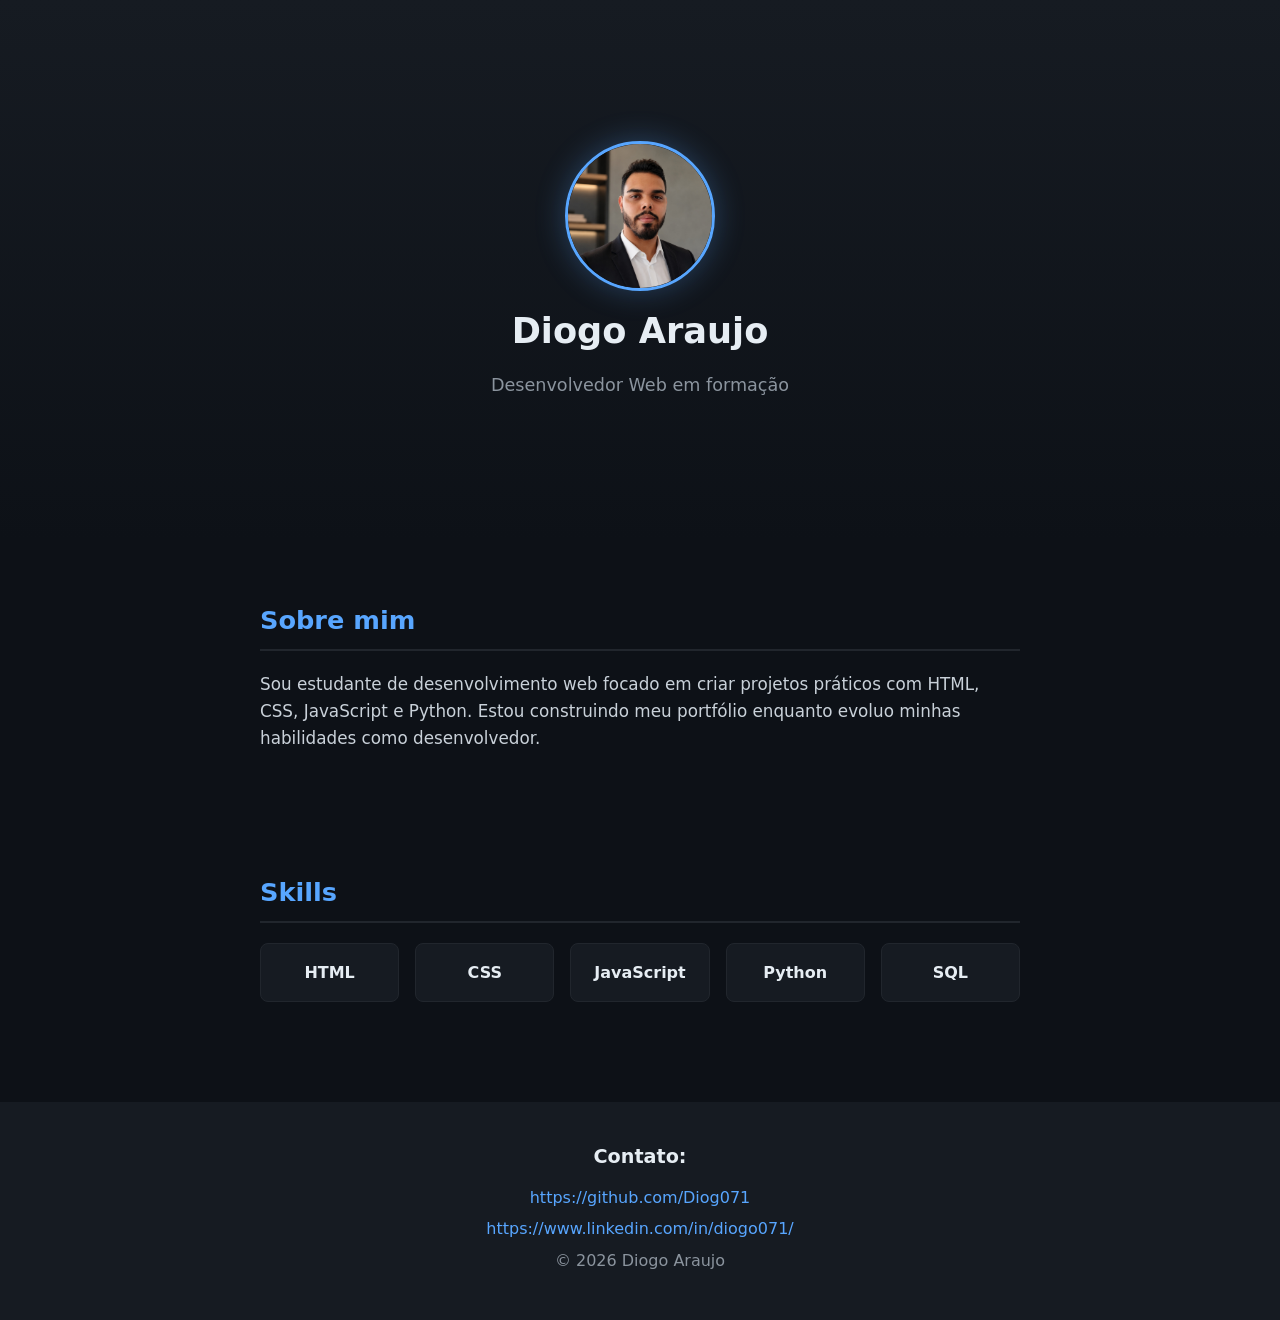
<file: Plano-Estudo/semana-01-html-css/index.html>
<!DOCTYPE html>
<html lang="pt-br">
    <head>
        <meta charset="UTF-8">
        <meta name="viewport" content="width=device-width, initial-scale=1.0">
        <title>Sobre Mim</title>
        <link rel="stylesheet" href="style.css">
    </head>

    <body>
        <header class="hero">
            <div class="hero-content">
                <img src="foto.png" alt="Diogo Araujo" class="profile-pic">
                <h1>Diogo Araujo</h1>
                <p>Desenvolvedor Web em formação</p>
            </div>
        </header>
        
        <section class="about">
            <h2>Sobre mim</h2>
            <p>
                Sou estudante de desenvolvimento web focado em criar projetos práticos
                com HTML, CSS, JavaScript e Python. Estou construindo meu portfólio
                enquanto evoluo minhas habilidades como desenvolvedor.
            </p>
        </section>
        <section class="skills">
            <h2>Skills</h2>
            <div class="grid">
                <div>HTML</div>
                <div>CSS</div>
                <div>JavaScript</div>
                <div>Python</div>
                <div>SQL</div>
            </div>
        </section>

        <footer>
            <h2>Contato:</h2>
            <p>
                <a href="https://github.com/Diog071" target="_blank">
                    https://github.com/Diog071
                </a>
            </p>
            <p>
                <a href="https://www.linkedin.com/in/diogo071/" target="_blank">
                    https://www.linkedin.com/in/diogo071/
                </a>
            </p>
            <p>&copy; 2026 Diogo Araujo</p>
        </footer>
    </body>
</html>
</file>
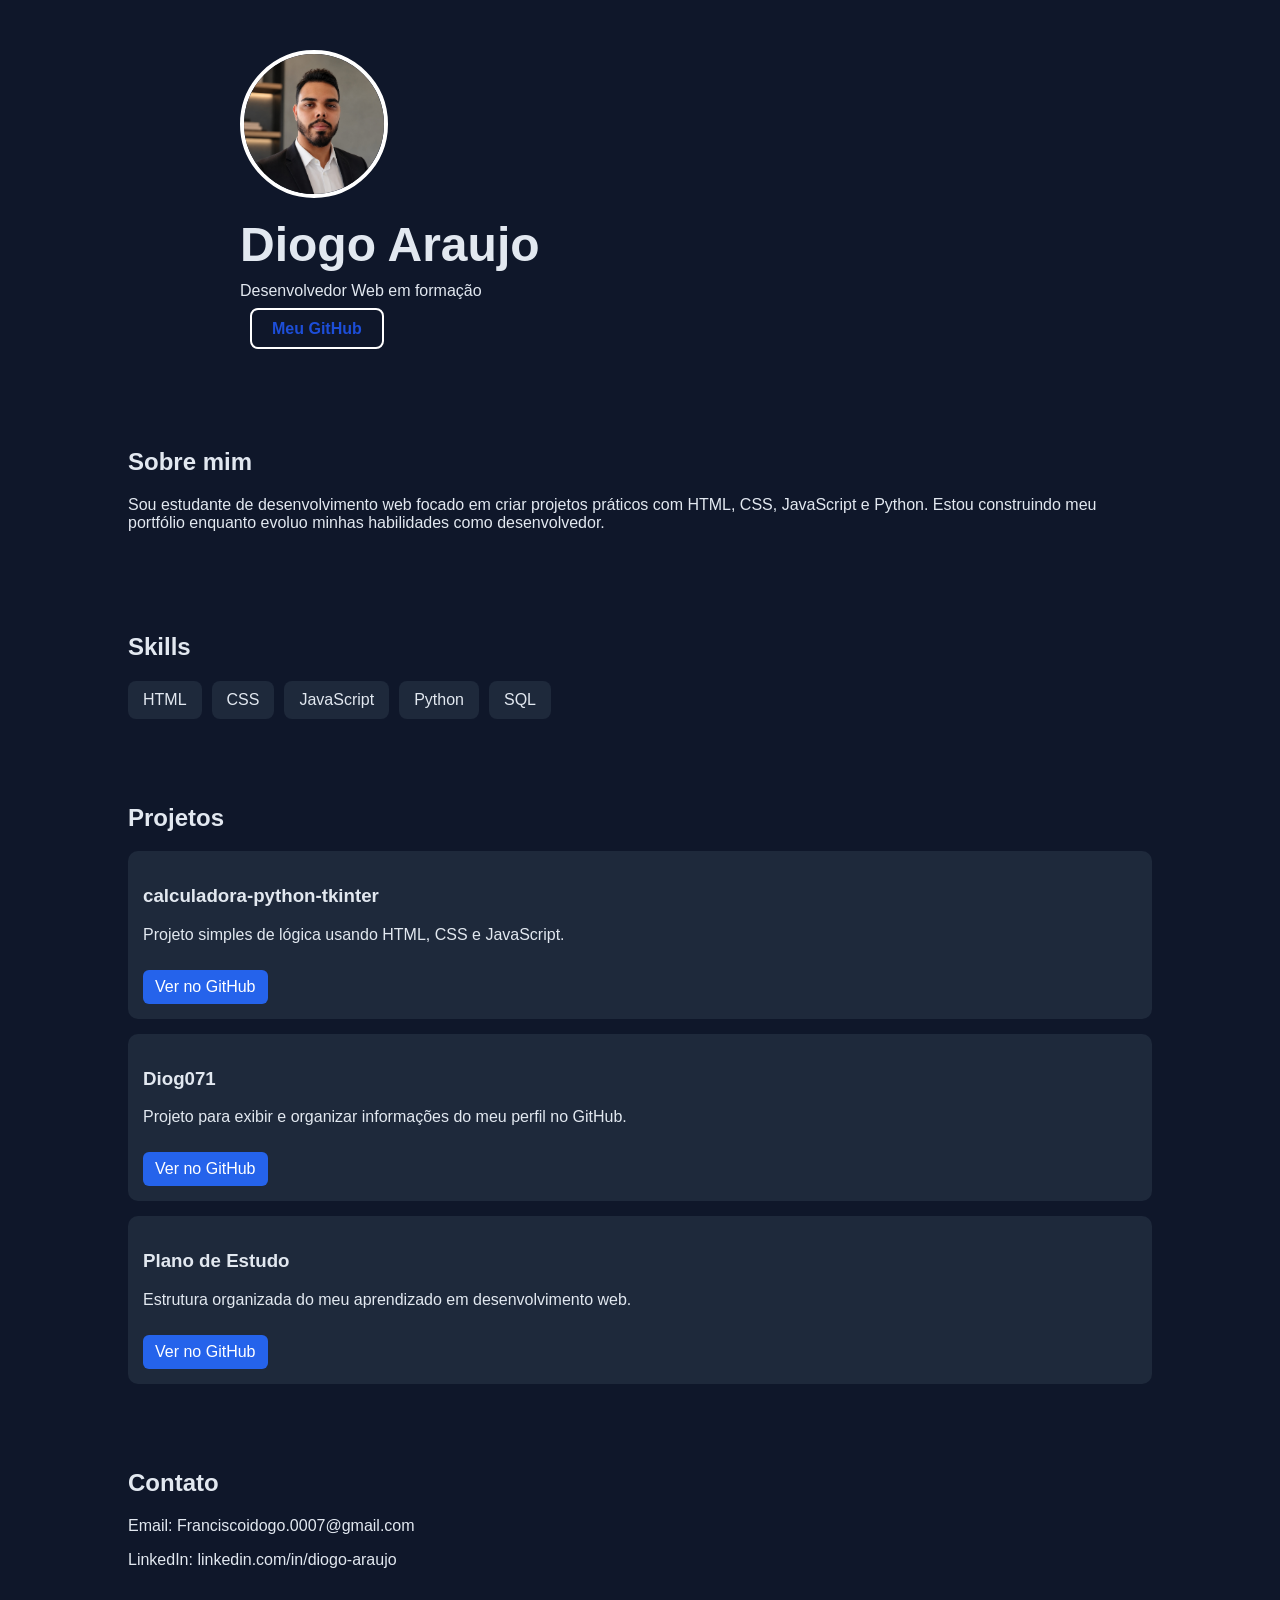
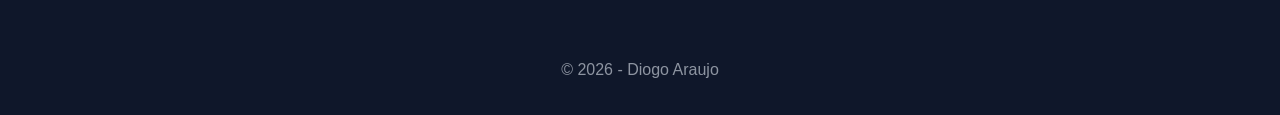
<file: Plano-Estudo/projeto-final/frontend/index.html>
<!DOCTYPE html>
<html lang="pt-br">
<head>
    <meta charset="UTF-8">
    <meta name="viewport" content="width=device-width, initial-scale=1.0">
    <title>Diogo Araujo | Portfólio</title>
    <link rel="stylesheet" href="style.css">
</head>

<body>

    <!-- HERO -->
    <header class="hero">

        <div class="hero-content">

            <!-- FOTO -->
            <img src="foto.jpg" alt="Diogo Araujo" class="profile-pic">

            <h1>Diogo Araujo</h1>
            <p>Desenvolvedor Web em formação</p>

            <a href="https://github.com/Diog071" target="_blank" class="btn btn-secondary">
                Meu GitHub
            </a>

        </div>

    </header>

    <!-- SOBRE -->
    <section class="about">
        <h2>Sobre mim</h2>
        <p>
            Sou estudante de desenvolvimento web focado em criar projetos práticos
            com HTML, CSS, JavaScript e Python. Estou construindo meu portfólio
            enquanto evoluo minhas habilidades como desenvolvedor.
        </p>
    </section>

    <!-- SKILLS -->
    <section class="skills">
        <h2>Skills</h2>

        <div class="grid">
            <div>HTML</div>
            <div>CSS</div>
            <div>JavaScript</div>
            <div>Python</div>
            <div>SQL</div>
        </div>
    </section>

    <!-- PROJETOS -->
    <section id="projetos" class="projects">
        <h2>Projetos</h2>

        <div class="card">
            <h3>calculadora-python-tkinter</h3>
            <p>Projeto simples de lógica usando HTML, CSS e JavaScript.</p>

            <a href="https://github.com/Diog071/calculadora-python-tkinter" target="_blank" class="github-link">
                Ver no GitHub
            </a>
        </div>

        <div class="card">
            <h3>Diog071</h3>
            <p>Projeto para exibir e organizar informações do meu perfil no GitHub.</p>

            <a href="https://github.com/Diog071/Diog071" target="_blank" class="github-link">
                Ver no GitHub
            </a>
        </div>

        <div class="card">
            <h3>Plano de Estudo</h3>
            <p>Estrutura organizada do meu aprendizado em desenvolvimento web.</p>

            <a href="https://github.com/Diog071/plano-estudo" target="_blank" class="github-link">
                Ver no GitHub
            </a>
        </div>
    </section>

    <!-- CONTATO -->
    <section class="contact">
        <h2>Contato</h2>
        <p>Email: Franciscoidogo.0007@gmail.com</p>
        <p>LinkedIn: linkedin.com/in/diogo-araujo</p>
    </section>

    <footer>
        <p>© 2026 - Diogo Araujo</p>
    </footer>

</body>
</html>
</file>
<file: Plano-Estudo/semana-01-html-css/style.css>
/* ===== Reset básico ===== */
* {
    margin: 0;
    padding: 0;
    box-sizing: border-box;
}

body {
    font-family: 'Segoe UI', system-ui, sans-serif;
    background-color: #0d1117;
    color: #e6edf3;
    line-height: 1.6;
}

/* ===== Hero (topo com foto e nome) ===== */
.hero {
    display: flex;
    justify-content: center;
    align-items: center;
    min-height: 60vh;
    text-align: center;
    background: linear-gradient(180deg, #161b22 0%, #0d1117 100%);
    padding: 40px 20px;
}

.hero-content {
    display: flex;
    flex-direction: column;
    align-items: center;
    gap: 12px;
}

.profile-pic {
    width: 150px;
    height: 150px;
    border-radius: 50%;
    object-fit: cover;
    border: 3px solid #58a6ff;
    box-shadow: 0 0 30px rgba(88, 166, 255, 0.3);
}

.hero h1 {
    font-size: 2.2rem;
    font-weight: 700;
}

.hero p {
    color: #8b949e;
    font-size: 1.1rem;
}

/* ===== Seções gerais ===== */
section {
    max-width: 800px;
    margin: 0 auto;
    padding: 60px 20px;
}

section h2 {
    font-size: 1.6rem;
    margin-bottom: 20px;
    color: #58a6ff;
    border-bottom: 2px solid #21262d;
    padding-bottom: 8px;
}

.about p {
    color: #c9d1d9;
    font-size: 1.05rem;
}

/* ===== Skills (grid de habilidades) ===== */
.skills .grid {
    display: grid;
    grid-template-columns: repeat(auto-fit, minmax(120px, 1fr));
    gap: 16px;
}

.skills .grid div {
    background-color: #161b22;
    border: 1px solid #21262d;
    border-radius: 8px;
    padding: 16px;
    text-align: center;
    font-weight: 600;
    transition: transform 0.2s ease, border-color 0.2s ease;
}

.skills .grid div:hover {
    transform: translateY(-4px);
    border-color: #58a6ff;
}

/* ===== Footer ===== */
footer {
    text-align: center;
    padding: 40px 20px;
    background-color: #161b22;
    margin-top: 40px;
}

footer h2 {
    font-size: 1.2rem;
    margin-bottom: 12px;
}

footer a {
    color: #58a6ff;
    text-decoration: none;
}

footer a:hover {
    text-decoration: underline;
}

footer p {
    margin: 6px 0;
    color: #8b949e;
}
</file>
<file: Plano-Estudo/projeto-final/frontend/style.css>
body {
    margin: 0;
    font-family: Arial, sans-serif;
    background: #0f172a;
    color: #e2e8f0;
}
/* HERO */
.hero {
    padding: 50px 20px; /* antes era maior */
}
.hero h1 {
    font-size: 3rem;
    margin: 0;
}
.hero p {
    margin: 10px 0 20px;
}
.btn {
    padding: 10px 20px;
    background: white;
    color: #1d4ed8;
    text-decoration: none;
    border-radius: 8px;
    font-weight: bold;
}
.hero-content {
    max-width: 800px;
    margin: 0 auto;
    text-align: left;
}
.hero-buttons {
    margin-top: 20px;
}
/* SEÇÕES */
section {
    padding: 25px 20px; /* antes provavelmente era maior */
    width: 80%;
    margin: 15px auto; /* reduz espaço vertical */
}

/* SKILLS */
.grid {
    display: flex;
    gap: 10px;
    flex-wrap: wrap;
}
.grid div {
    background: #1e293b;
    padding: 10px 15px;
    border-radius: 8px;
}

/* PROJETOS */
.card {
    background: #1e293b;
    padding: 15px;
    margin-top: 15px;
    border-radius: 10px;
}
/* FOOTER */
footer {
    text-align: center;
    padding: 20px;
    opacity: 0.6;
}

@media (max-width: 768px) {
    section {
        width: 95%;
    }

    .hero h1 {
        font-size: 2rem;
    }

    .grid {
        justify-content: center;
    }
}.profile-pic {
    width: 140px;
    height: 140px;
    border-radius: 50%;
    object-fit: cover;
    border: 4px solid white;
    margin-bottom: 15px;
}.github-link {
    display: inline-block;
    margin-top: 10px;
    padding: 8px 12px;
    background: #2563eb;
    color: white;
    text-decoration: none;
    border-radius: 6px;
    transition: 0.3s;
}
.github-link:hover {
    background: #1d4ed8;
    transform: scale(1.05);
}.btn-secondary {
    background: transparent;
    border: 2px solid white;
    margin-left: 10px;
}
</file>
